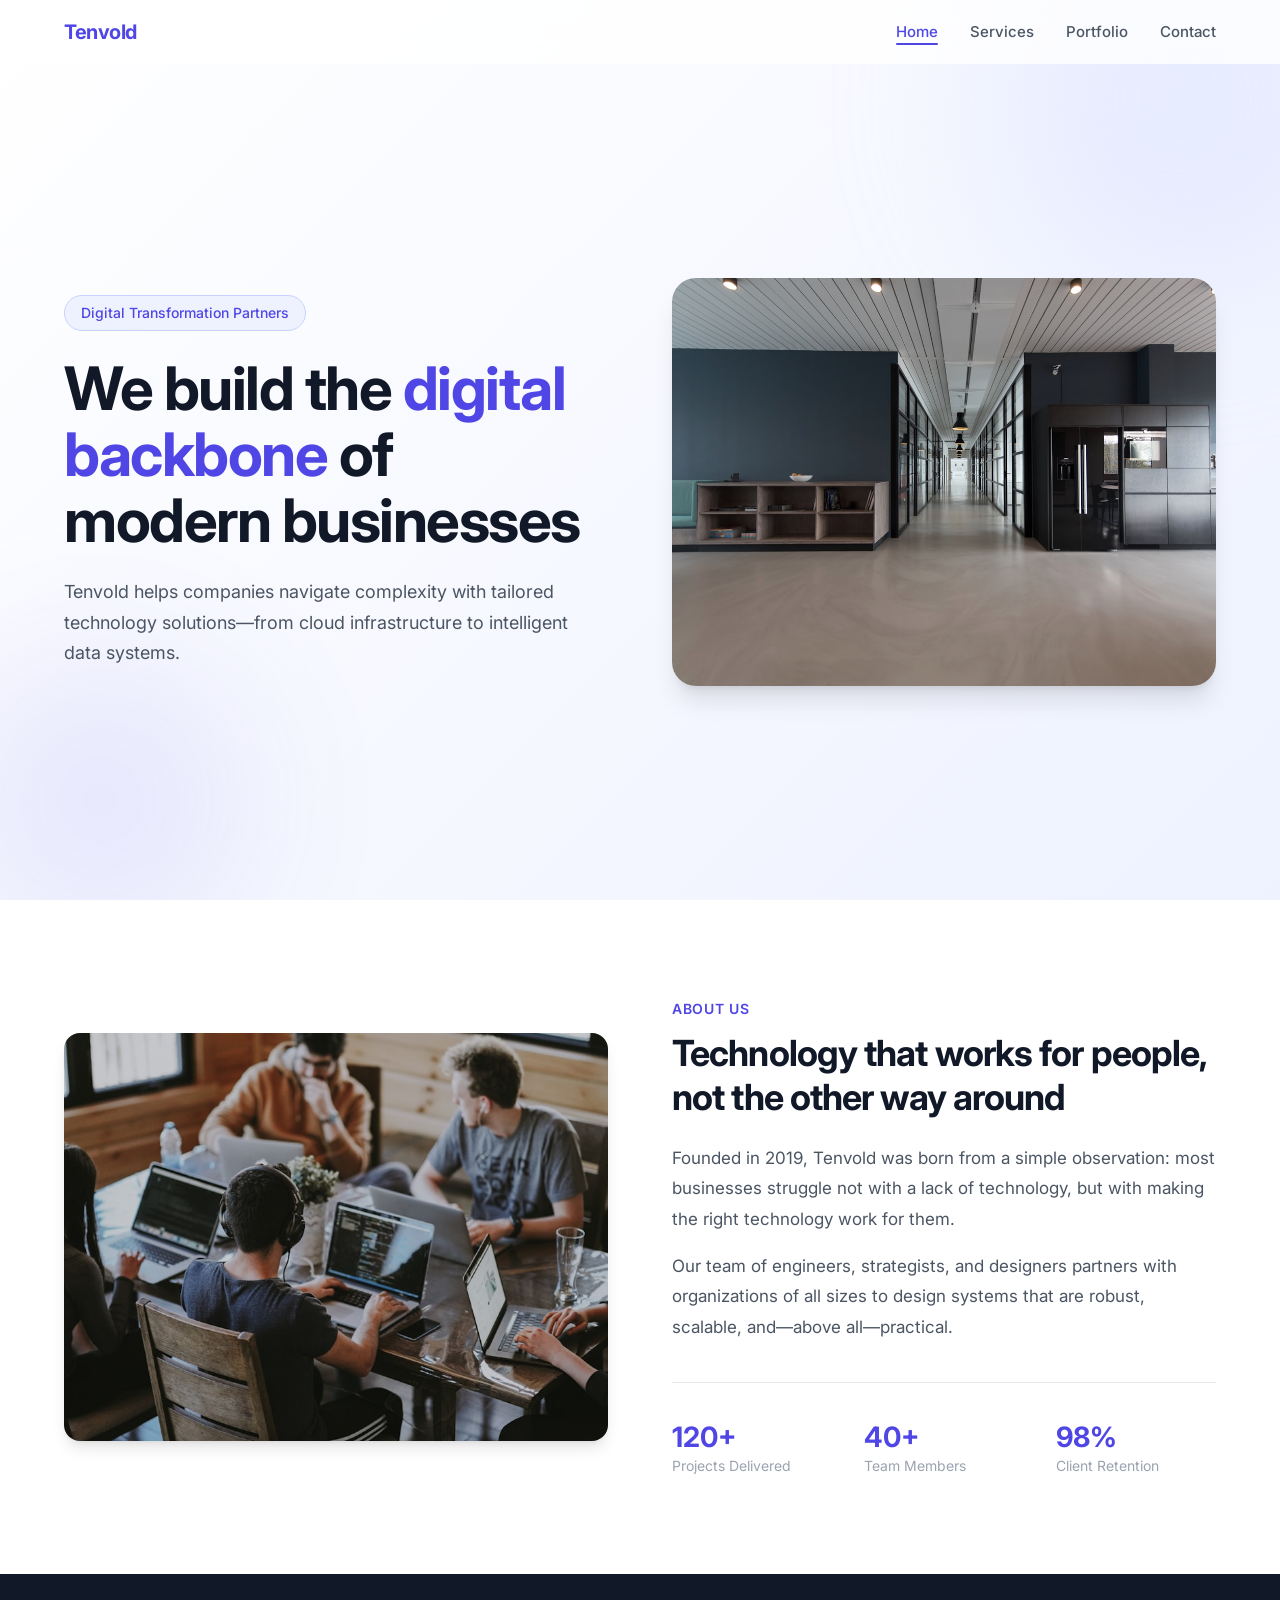
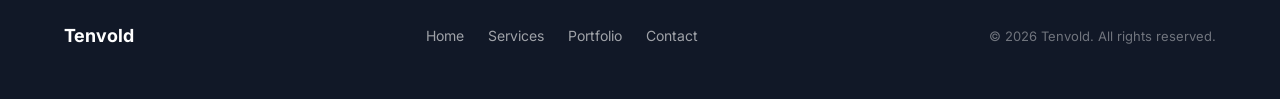
<file: index.html>
<!DOCTYPE html>
<html lang="en">
<head>
  <meta charset="UTF-8">
  <meta name="viewport" content="width=device-width, initial-scale=1.0">
  <title>Tenvold &mdash; Digital Solutions</title>
  <meta name="description" content="Tenvold helps companies navigate complexity with tailored technology solutions.">
  <link rel="icon" href="data:image/svg+xml,<svg xmlns='http://www.w3.org/2000/svg' viewBox='0 0 100 100'><text y='.9em' font-size='90'>◆</text></svg>">
  <link rel="preconnect" href="https://fonts.googleapis.com">
  <link rel="preconnect" href="https://fonts.gstatic.com" crossorigin>
  <link rel="stylesheet" href="https://fonts.googleapis.com/css2?family=Inter:wght@400;500;600;700&display=swap">
  <link rel="stylesheet" href="css/style.css">
</head>
<body>

  <nav class="nav">
    <div class="container">
      <a href="index.html" class="nav-logo">Tenvold</a>
      <ul class="nav-links" id="nav-links">
        <li><a href="index.html" class="active">Home</a></li>
        <li><a href="services.html">Services</a></li>
        <li><a href="portfolio.html">Portfolio</a></li>
        <li><a href="contact.html">Contact</a></li>
      </ul>
      <button class="nav-toggle" aria-label="Toggle navigation" aria-controls="nav-links" aria-expanded="false">
        <span></span>
        <span></span>
        <span></span>
      </button>
    </div>
  </nav>

  <section class="hero">
    <div class="hero-decoration hero-decoration-1"></div>
    <div class="hero-decoration hero-decoration-2"></div>
    <div class="container">
      <div class="hero-grid">
        <div class="hero-content">
          <div class="hero-badge">Digital Transformation Partners</div>
          <h1>We build the <span class="highlight">digital backbone</span> of modern businesses</h1>
          <p class="hero-description">
            Tenvold helps companies navigate complexity with tailored technology
            solutions&mdash;from cloud infrastructure to intelligent data systems.
          </p>
        </div>
        <div class="hero-image reveal">
          <img src="img/hero.jpg" alt="Modern workspace with technology" width="1200" height="801">
        </div>
      </div>
    </div>
  </section>

  <section class="section">
    <div class="container">
      <div class="about-grid">
        <div class="about-image reveal">
          <img src="img/about.jpg" alt="Tenvold team collaborating" width="900" height="600">
        </div>
        <div class="about-content reveal reveal-delay-2">
          <span class="section-label">About Us</span>
          <h2>Technology that works for people, not the other way around</h2>
          <p>
            Founded in 2019, Tenvold was born from a simple observation: most
            businesses struggle not with a lack of technology, but with making the
            right technology work for them.
          </p>
          <p>
            Our team of engineers, strategists, and designers partners with
            organizations of all sizes to design systems that are robust, scalable,
            and&mdash;above all&mdash;practical.
          </p>
          <div class="about-stats">
            <div>
              <div class="stat-number">120+</div>
              <div class="stat-label">Projects Delivered</div>
            </div>
            <div>
              <div class="stat-number">40+</div>
              <div class="stat-label">Team Members</div>
            </div>
            <div>
              <div class="stat-number">98%</div>
              <div class="stat-label">Client Retention</div>
            </div>
          </div>
        </div>
      </div>
    </div>
  </section>

  <footer class="footer">
    <div class="container">
      <div class="footer-logo">Tenvold</div>
      <ul class="footer-links">
        <li><a href="index.html">Home</a></li>
        <li><a href="services.html">Services</a></li>
        <li><a href="portfolio.html">Portfolio</a></li>
        <li><a href="contact.html">Contact</a></li>
      </ul>
      <p class="footer-copy">&copy; 2026 Tenvold. All rights reserved.</p>
    </div>
  </footer>

  <script src="js/main.js"></script>
</body>
</html>
</file>
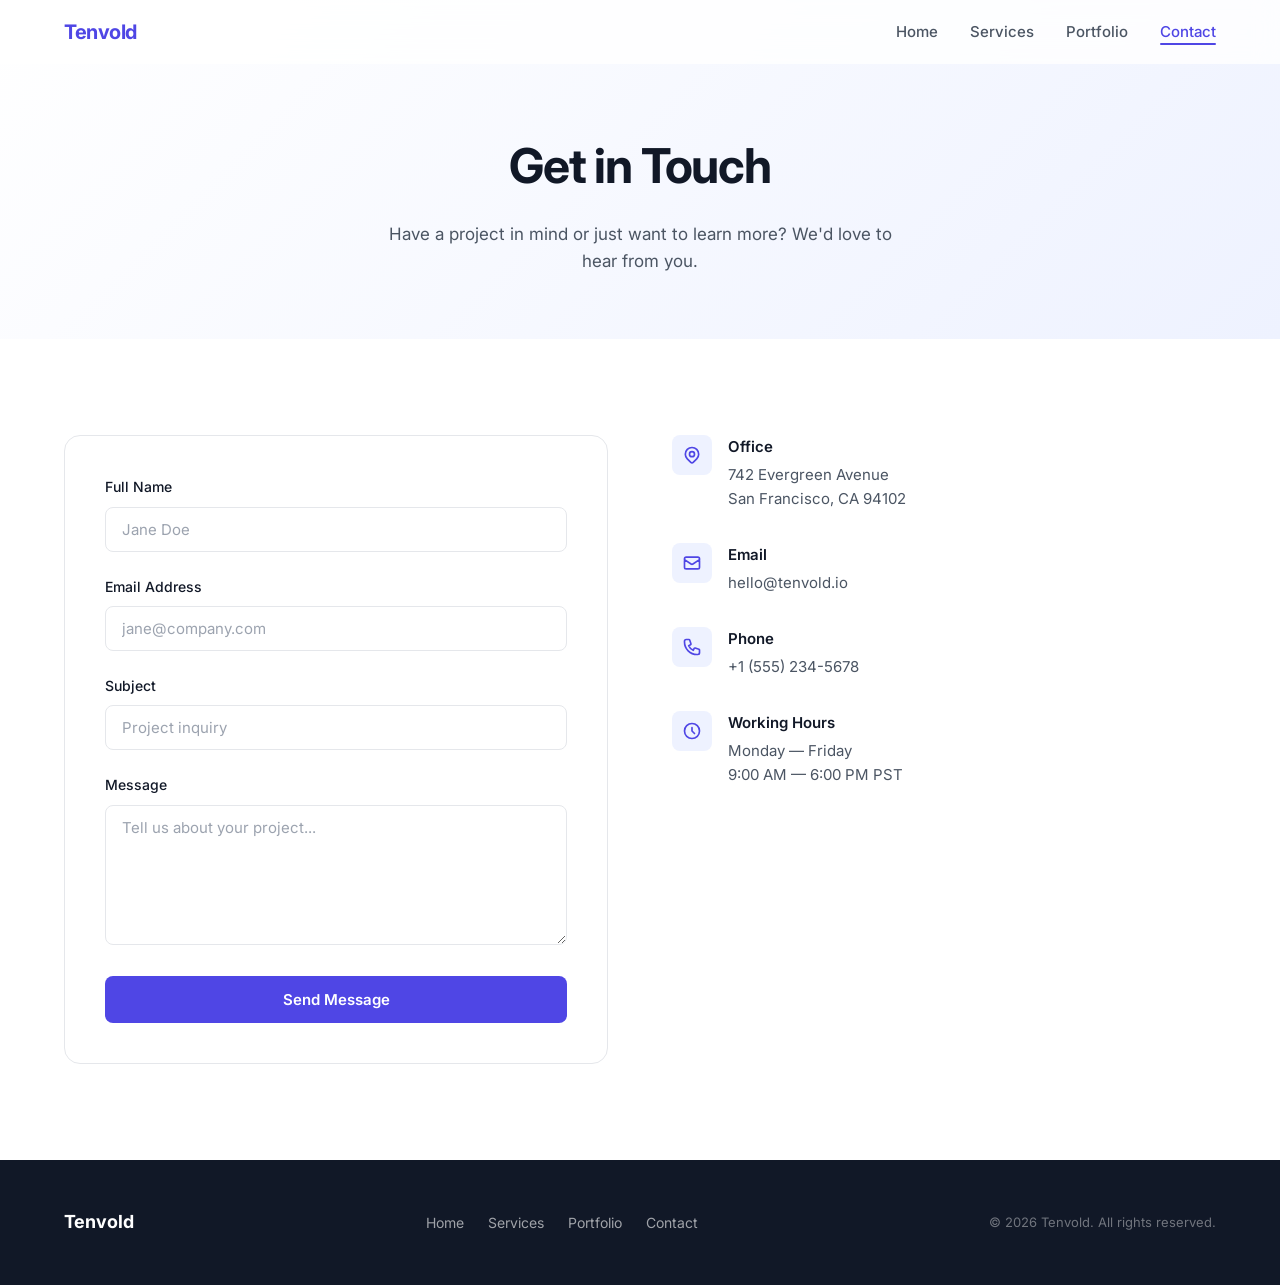
<file: contact.html>
<!DOCTYPE html>
<html lang="en">
<head>
  <meta charset="UTF-8">
  <meta name="viewport" content="width=device-width, initial-scale=1.0">
  <title>Contact &mdash; Tenvold</title>
  <meta name="description" content="Get in touch with Tenvold. We'd love to hear about your project.">
  <link rel="icon" href="data:image/svg+xml,<svg xmlns='http://www.w3.org/2000/svg' viewBox='0 0 100 100'><text y='.9em' font-size='90'>◆</text></svg>">
  <link rel="preconnect" href="https://fonts.googleapis.com">
  <link rel="preconnect" href="https://fonts.gstatic.com" crossorigin>
  <link rel="stylesheet" href="https://fonts.googleapis.com/css2?family=Inter:wght@400;500;600;700&display=swap">
  <link rel="stylesheet" href="css/style.css">
</head>
<body>

  <nav class="nav">
    <div class="container">
      <a href="index.html" class="nav-logo">Tenvold</a>
      <ul class="nav-links" id="nav-links">
        <li><a href="index.html">Home</a></li>
        <li><a href="services.html">Services</a></li>
        <li><a href="portfolio.html">Portfolio</a></li>
        <li><a href="contact.html" class="active">Contact</a></li>
      </ul>
      <button class="nav-toggle" aria-label="Toggle navigation" aria-controls="nav-links" aria-expanded="false">
        <span></span>
        <span></span>
        <span></span>
      </button>
    </div>
  </nav>

  <header class="page-header">
    <div class="container">
      <h1>Get in Touch</h1>
      <p>Have a project in mind or just want to learn more? We'd love to hear from you.</p>
    </div>
  </header>

  <section class="section">
    <div class="container">
      <div class="contact-grid">

        <form class="contact-form reveal">
          <div class="form-group">
            <label for="name">Full Name</label>
            <input type="text" id="name" name="name" placeholder="Jane Doe" required>
          </div>
          <div class="form-group">
            <label for="email">Email Address</label>
            <input type="email" id="email" name="email" placeholder="jane@company.com" required>
          </div>
          <div class="form-group">
            <label for="subject">Subject</label>
            <input type="text" id="subject" name="subject" placeholder="Project inquiry">
          </div>
          <div class="form-group">
            <label for="message">Message</label>
            <textarea id="message" name="message" placeholder="Tell us about your project..." required></textarea>
          </div>
          <button type="submit" class="form-submit">Send Message</button>
        </form>

        <div class="contact-info reveal reveal-delay-2">
          <div class="contact-info-item">
            <div class="contact-info-icon">
              <svg xmlns="http://www.w3.org/2000/svg" fill="none" viewBox="0 0 24 24" stroke="currentColor" stroke-width="2">
                <path stroke-linecap="round" stroke-linejoin="round" d="M17.657 16.657L13.414 20.9a1.998 1.998 0 01-2.827 0l-4.244-4.243a8 8 0 1111.314 0z" />
                <path stroke-linecap="round" stroke-linejoin="round" d="M15 11a3 3 0 11-6 0 3 3 0 016 0z" />
              </svg>
            </div>
            <div>
              <h3>Office</h3>
              <p>742 Evergreen Avenue<br>San Francisco, CA 94102</p>
            </div>
          </div>

          <div class="contact-info-item">
            <div class="contact-info-icon">
              <svg xmlns="http://www.w3.org/2000/svg" fill="none" viewBox="0 0 24 24" stroke="currentColor" stroke-width="2">
                <path stroke-linecap="round" stroke-linejoin="round" d="M3 8l7.89 5.26a2 2 0 002.22 0L21 8M5 19h14a2 2 0 002-2V7a2 2 0 00-2-2H5a2 2 0 00-2 2v10a2 2 0 002 2z" />
              </svg>
            </div>
            <div>
              <h3>Email</h3>
              <p>hello@tenvold.io</p>
            </div>
          </div>

          <div class="contact-info-item">
            <div class="contact-info-icon">
              <svg xmlns="http://www.w3.org/2000/svg" fill="none" viewBox="0 0 24 24" stroke="currentColor" stroke-width="2">
                <path stroke-linecap="round" stroke-linejoin="round" d="M3 5a2 2 0 012-2h3.28a1 1 0 01.948.684l1.498 4.493a1 1 0 01-.502 1.21l-2.257 1.13a11.042 11.042 0 005.516 5.516l1.13-2.257a1 1 0 011.21-.502l4.493 1.498a1 1 0 01.684.949V19a2 2 0 01-2 2h-1C9.716 21 3 14.284 3 6V5z" />
              </svg>
            </div>
            <div>
              <h3>Phone</h3>
              <p>+1 (555) 234-5678</p>
            </div>
          </div>

          <div class="contact-info-item">
            <div class="contact-info-icon">
              <svg xmlns="http://www.w3.org/2000/svg" fill="none" viewBox="0 0 24 24" stroke="currentColor" stroke-width="2">
                <path stroke-linecap="round" stroke-linejoin="round" d="M12 8v4l3 3m6-3a9 9 0 11-18 0 9 9 0 0118 0z" />
              </svg>
            </div>
            <div>
              <h3>Working Hours</h3>
              <p>Monday &mdash; Friday<br>9:00 AM &mdash; 6:00 PM PST</p>
            </div>
          </div>
        </div>

      </div>
    </div>
  </section>

  <footer class="footer">
    <div class="container">
      <div class="footer-logo">Tenvold</div>
      <ul class="footer-links">
        <li><a href="index.html">Home</a></li>
        <li><a href="services.html">Services</a></li>
        <li><a href="portfolio.html">Portfolio</a></li>
        <li><a href="contact.html">Contact</a></li>
      </ul>
      <p class="footer-copy">&copy; 2026 Tenvold. All rights reserved.</p>
    </div>
  </footer>

  <script src="js/main.js"></script>
</body>
</html>
</file>
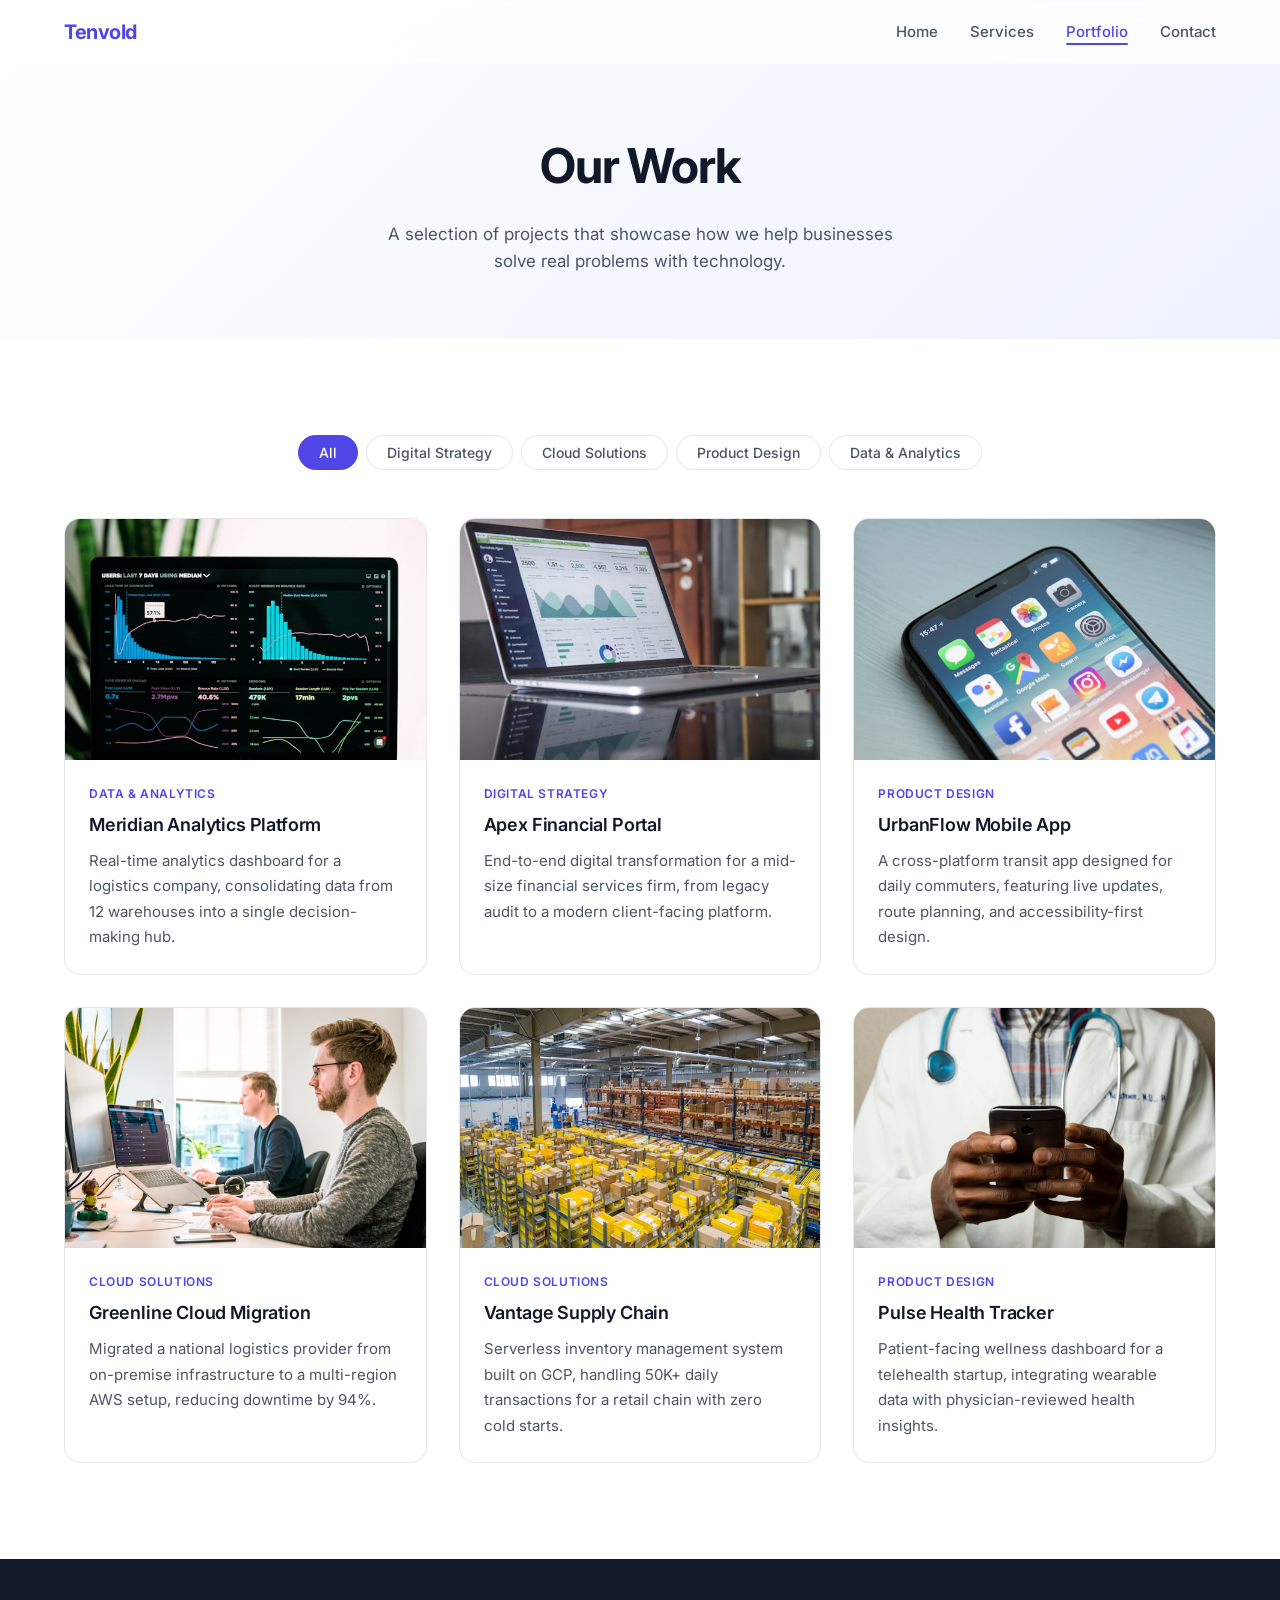
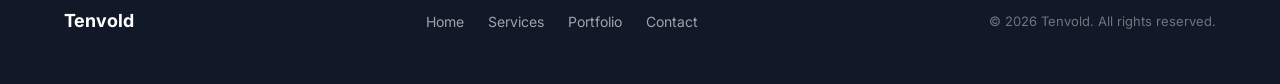
<file: portfolio.html>
<!DOCTYPE html>
<html lang="en">
<head>
  <meta charset="UTF-8">
  <meta name="viewport" content="width=device-width, initial-scale=1.0">
  <title>Portfolio &mdash; Tenvold</title>
  <meta name="description" content="Explore our work. A selection of projects across strategy, cloud, design, and data.">
  <link rel="icon" href="data:image/svg+xml,<svg xmlns='http://www.w3.org/2000/svg' viewBox='0 0 100 100'><text y='.9em' font-size='90'>◆</text></svg>">
  <link rel="preconnect" href="https://fonts.googleapis.com">
  <link rel="preconnect" href="https://fonts.gstatic.com" crossorigin>
  <link rel="stylesheet" href="https://fonts.googleapis.com/css2?family=Inter:wght@400;500;600;700&display=swap">
  <link rel="stylesheet" href="css/style.css">
</head>
<body>

  <nav class="nav">
    <div class="container">
      <a href="index.html" class="nav-logo">Tenvold</a>
      <ul class="nav-links" id="nav-links">
        <li><a href="index.html">Home</a></li>
        <li><a href="services.html">Services</a></li>
        <li><a href="portfolio.html" class="active">Portfolio</a></li>
        <li><a href="contact.html">Contact</a></li>
      </ul>
      <button class="nav-toggle" aria-label="Toggle navigation" aria-controls="nav-links" aria-expanded="false">
        <span></span>
        <span></span>
        <span></span>
      </button>
    </div>
  </nav>

  <header class="page-header">
    <div class="container">
      <h1>Our Work</h1>
      <p>A selection of projects that showcase how we help businesses solve real problems with technology.</p>
    </div>
  </header>

  <section class="section">
    <div class="container">

      <div class="portfolio-filters">
        <button class="filter-btn active" data-filter="all">All</button>
        <button class="filter-btn" data-filter="strategy">Digital Strategy</button>
        <button class="filter-btn" data-filter="cloud">Cloud Solutions</button>
        <button class="filter-btn" data-filter="design">Product Design</button>
        <button class="filter-btn" data-filter="data">Data &amp; Analytics</button>
      </div>

      <div class="portfolio-grid">

        <div class="portfolio-card reveal reveal-delay-1" data-category="data">
          <div class="portfolio-card-image">
            <img src="img/portfolio-1.jpg" alt="CloudSync Dashboard project" width="600" height="400">
            <div class="portfolio-card-overlay">
              <span>View Project</span>
            </div>
          </div>
          <div class="portfolio-card-body">
            <div class="portfolio-card-category">Data &amp; Analytics</div>
            <h3>Meridian Analytics Platform</h3>
            <p>Real-time analytics dashboard for a logistics company, consolidating data from 12 warehouses into a single decision-making hub.</p>
          </div>
        </div>

        <div class="portfolio-card reveal reveal-delay-2" data-category="strategy">
          <div class="portfolio-card-image">
            <img src="img/portfolio-2.jpg" alt="Apex Financial Portal project" width="600" height="427">
            <div class="portfolio-card-overlay">
              <span>View Project</span>
            </div>
          </div>
          <div class="portfolio-card-body">
            <div class="portfolio-card-category">Digital Strategy</div>
            <h3>Apex Financial Portal</h3>
            <p>End-to-end digital transformation for a mid-size financial services firm, from legacy audit to a modern client-facing platform.</p>
          </div>
        </div>

        <div class="portfolio-card reveal reveal-delay-3" data-category="design">
          <div class="portfolio-card-image">
            <img src="img/portfolio-3.jpg" alt="UrbanFlow Mobile App project" width="600" height="400">
            <div class="portfolio-card-overlay">
              <span>View Project</span>
            </div>
          </div>
          <div class="portfolio-card-body">
            <div class="portfolio-card-category">Product Design</div>
            <h3>UrbanFlow Mobile App</h3>
            <p>A cross-platform transit app designed for daily commuters, featuring live updates, route planning, and accessibility-first design.</p>
          </div>
        </div>

        <div class="portfolio-card reveal reveal-delay-4" data-category="cloud">
          <div class="portfolio-card-image">
            <img src="img/portfolio-4.jpg" alt="Greenline Logistics System project" width="600" height="400">
            <div class="portfolio-card-overlay">
              <span>View Project</span>
            </div>
          </div>
          <div class="portfolio-card-body">
            <div class="portfolio-card-category">Cloud Solutions</div>
            <h3>Greenline Cloud Migration</h3>
            <p>Migrated a national logistics provider from on-premise infrastructure to a multi-region AWS setup, reducing downtime by 94%.</p>
          </div>
        </div>

        <div class="portfolio-card reveal reveal-delay-1" data-category="cloud">
          <div class="portfolio-card-image">
            <img src="img/portfolio-5.jpg" alt="Vantage Supply Chain project" width="600" height="400">
            <div class="portfolio-card-overlay">
              <span>View Project</span>
            </div>
          </div>
          <div class="portfolio-card-body">
            <div class="portfolio-card-category">Cloud Solutions</div>
            <h3>Vantage Supply Chain</h3>
            <p>Serverless inventory management system built on GCP, handling 50K+ daily transactions for a retail chain with zero cold starts.</p>
          </div>
        </div>

        <div class="portfolio-card reveal reveal-delay-2" data-category="design">
          <div class="portfolio-card-image">
            <img src="img/portfolio-6.jpg" alt="Pulse Health Tracker project" width="600" height="400">
            <div class="portfolio-card-overlay">
              <span>View Project</span>
            </div>
          </div>
          <div class="portfolio-card-body">
            <div class="portfolio-card-category">Product Design</div>
            <h3>Pulse Health Tracker</h3>
            <p>Patient-facing wellness dashboard for a telehealth startup, integrating wearable data with physician-reviewed health insights.</p>
          </div>
        </div>

      </div>
    </div>
  </section>

  <footer class="footer">
    <div class="container">
      <div class="footer-logo">Tenvold</div>
      <ul class="footer-links">
        <li><a href="index.html">Home</a></li>
        <li><a href="services.html">Services</a></li>
        <li><a href="portfolio.html">Portfolio</a></li>
        <li><a href="contact.html">Contact</a></li>
      </ul>
      <p class="footer-copy">&copy; 2026 Tenvold. All rights reserved.</p>
    </div>
  </footer>

  <script src="js/main.js"></script>
</body>
</html>
</file>
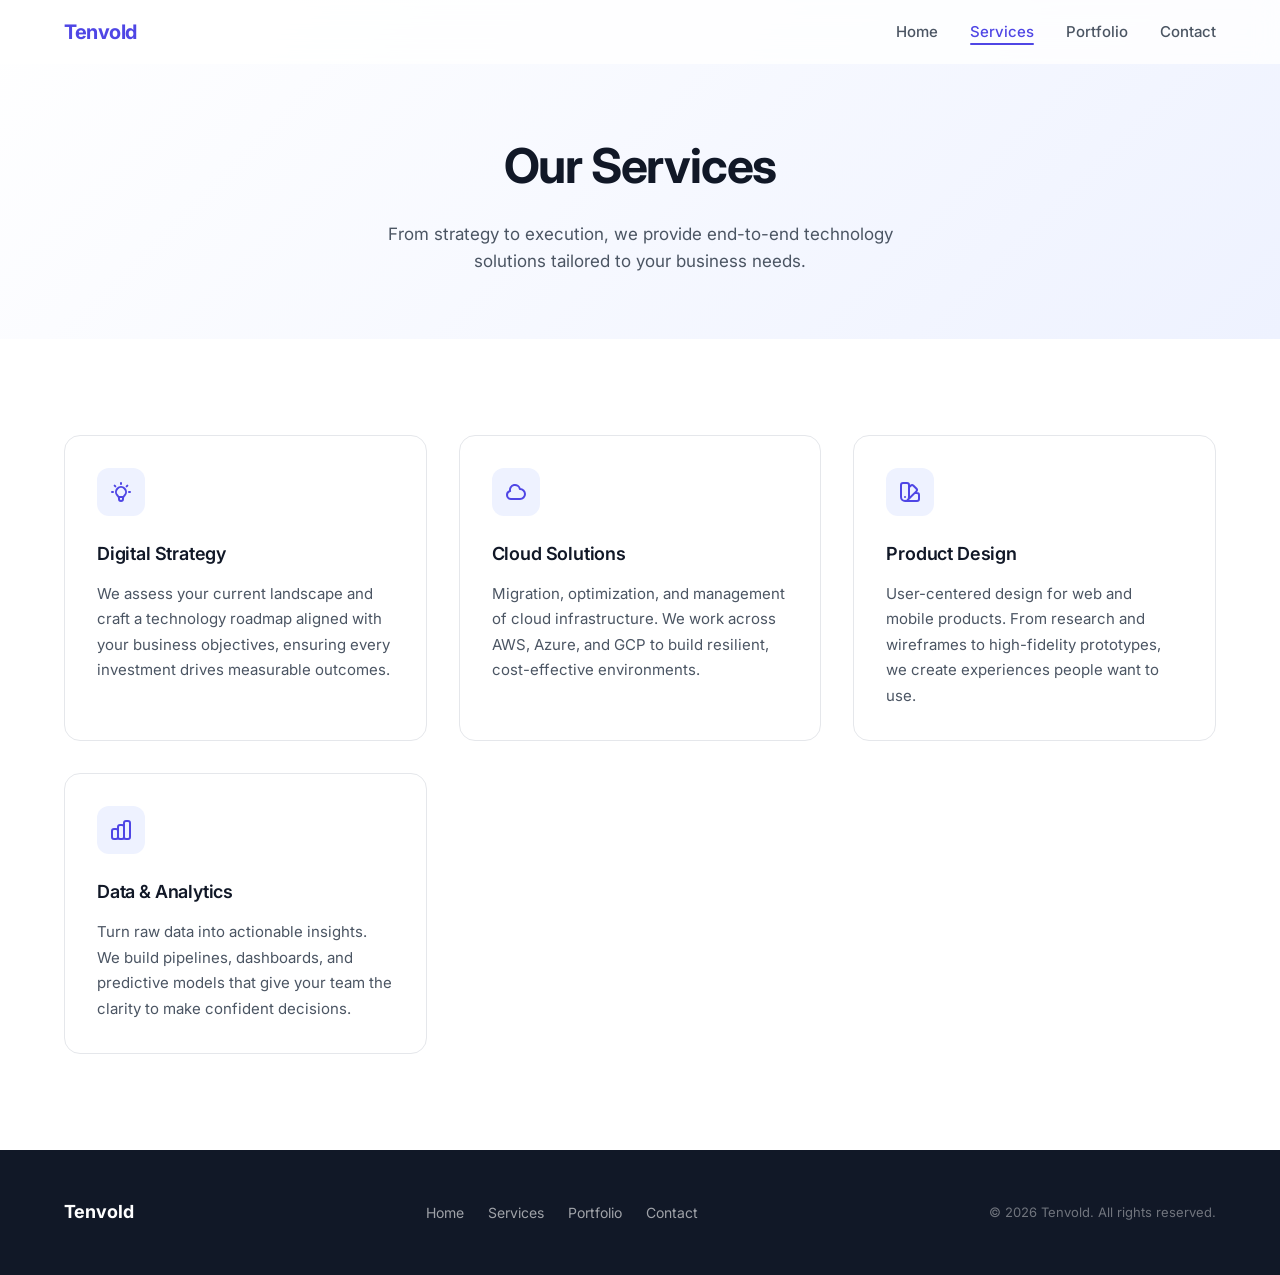
<file: services.html>
<!DOCTYPE html>
<html lang="en">
<head>
  <meta charset="UTF-8">
  <meta name="viewport" content="width=device-width, initial-scale=1.0">
  <title>Services &mdash; Tenvold</title>
  <meta name="description" content="End-to-end technology solutions from strategy to execution.">
  <link rel="icon" href="data:image/svg+xml,<svg xmlns='http://www.w3.org/2000/svg' viewBox='0 0 100 100'><text y='.9em' font-size='90'>◆</text></svg>">
  <link rel="preconnect" href="https://fonts.googleapis.com">
  <link rel="preconnect" href="https://fonts.gstatic.com" crossorigin>
  <link rel="stylesheet" href="https://fonts.googleapis.com/css2?family=Inter:wght@400;500;600;700&display=swap">
  <link rel="stylesheet" href="css/style.css">
</head>
<body>

  <nav class="nav">
    <div class="container">
      <a href="index.html" class="nav-logo">Tenvold</a>
      <ul class="nav-links" id="nav-links">
        <li><a href="index.html">Home</a></li>
        <li><a href="services.html" class="active">Services</a></li>
        <li><a href="portfolio.html">Portfolio</a></li>
        <li><a href="contact.html">Contact</a></li>
      </ul>
      <button class="nav-toggle" aria-label="Toggle navigation" aria-controls="nav-links" aria-expanded="false">
        <span></span>
        <span></span>
        <span></span>
      </button>
    </div>
  </nav>

  <header class="page-header">
    <div class="container">
      <h1>Our Services</h1>
      <p>From strategy to execution, we provide end-to-end technology solutions tailored to your business needs.</p>
    </div>
  </header>

  <section class="section">
    <div class="container">
      <div class="services-grid">

        <div class="service-card reveal reveal-delay-1">
          <div class="service-icon">
            <svg xmlns="http://www.w3.org/2000/svg" fill="none" viewBox="0 0 24 24" stroke="currentColor" stroke-width="2">
              <path stroke-linecap="round" stroke-linejoin="round" d="M9.663 17h4.673M12 3v1m6.364 1.636l-.707.707M21 12h-1M4 12H3m3.343-5.657l-.707-.707m2.828 9.9a5 5 0 117.072 0l-.548.547A3.374 3.374 0 0014 18.469V19a2 2 0 11-4 0v-.531c0-.895-.356-1.754-.988-2.386l-.548-.547z" />
            </svg>
          </div>
          <h3>Digital Strategy</h3>
          <p>We assess your current landscape and craft a technology roadmap aligned with your business objectives, ensuring every investment drives measurable outcomes.</p>
        </div>

        <div class="service-card reveal reveal-delay-2">
          <div class="service-icon">
            <svg xmlns="http://www.w3.org/2000/svg" fill="none" viewBox="0 0 24 24" stroke="currentColor" stroke-width="2">
              <path stroke-linecap="round" stroke-linejoin="round" d="M3 15a4 4 0 004 4h9a5 5 0 10-.1-9.999 5.002 5.002 0 10-9.78 2.096A4.001 4.001 0 003 15z" />
            </svg>
          </div>
          <h3>Cloud Solutions</h3>
          <p>Migration, optimization, and management of cloud infrastructure. We work across AWS, Azure, and GCP to build resilient, cost-effective environments.</p>
        </div>

        <div class="service-card reveal reveal-delay-3">
          <div class="service-icon">
            <svg xmlns="http://www.w3.org/2000/svg" fill="none" viewBox="0 0 24 24" stroke="currentColor" stroke-width="2">
              <path stroke-linecap="round" stroke-linejoin="round" d="M7 21a4 4 0 01-4-4V5a2 2 0 012-2h4a2 2 0 012 2v12a4 4 0 01-4 4zm0 0h12a2 2 0 002-2v-4a2 2 0 00-2-2h-2.343M11 7.343l1.657-1.657a2 2 0 012.828 0l2.829 2.829a2 2 0 010 2.828l-8.486 8.485M7 17h.01" />
            </svg>
          </div>
          <h3>Product Design</h3>
          <p>User-centered design for web and mobile products. From research and wireframes to high-fidelity prototypes, we create experiences people want to use.</p>
        </div>

        <div class="service-card reveal reveal-delay-4">
          <div class="service-icon">
            <svg xmlns="http://www.w3.org/2000/svg" fill="none" viewBox="0 0 24 24" stroke="currentColor" stroke-width="2">
              <path stroke-linecap="round" stroke-linejoin="round" d="M9 19v-6a2 2 0 00-2-2H5a2 2 0 00-2 2v6a2 2 0 002 2h2a2 2 0 002-2zm0 0V9a2 2 0 012-2h2a2 2 0 012 2v10m-6 0a2 2 0 002 2h2a2 2 0 002-2m0 0V5a2 2 0 012-2h2a2 2 0 012 2v14a2 2 0 01-2 2h-2a2 2 0 01-2-2z" />
            </svg>
          </div>
          <h3>Data &amp; Analytics</h3>
          <p>Turn raw data into actionable insights. We build pipelines, dashboards, and predictive models that give your team the clarity to make confident decisions.</p>
        </div>

      </div>
    </div>
  </section>

  <footer class="footer">
    <div class="container">
      <div class="footer-logo">Tenvold</div>
      <ul class="footer-links">
        <li><a href="index.html">Home</a></li>
        <li><a href="services.html">Services</a></li>
        <li><a href="portfolio.html">Portfolio</a></li>
        <li><a href="contact.html">Contact</a></li>
      </ul>
      <p class="footer-copy">&copy; 2026 Tenvold. All rights reserved.</p>
    </div>
  </footer>

  <script src="js/main.js"></script>
</body>
</html>
</file>
<file: css/style.css>
/* Google Fonts should be loaded via HTML <link rel="preconnect"> and <link rel="stylesheet"> tags, not via CSS @import. */

:root {
  --color-primary: #4F46E5;
  --color-primary-hover: #4338CA;
  --color-primary-light: #EEF2FF;
  --color-primary-subtle: #C7D2FE;

  --color-text: #111827;
  --color-text-secondary: #4B5563;
  --color-text-muted: #9CA3AF;

  --color-bg: #FFFFFF;
  --color-bg-alt: #F9FAFB;
  --color-surface: #FFFFFF;
  --color-border: #E5E7EB;

  --shadow-xs: 0 1px 2px rgb(0 0 0 / 0.05);
  --shadow-sm: 0 1px 3px rgb(0 0 0 / 0.1), 0 1px 2px rgb(0 0 0 / 0.06);
  --shadow-md: 0 4px 6px -1px rgb(0 0 0 / 0.1), 0 2px 4px -2px rgb(0 0 0 / 0.1);
  --shadow-lg: 0 10px 15px -3px rgb(0 0 0 / 0.1), 0 4px 6px -4px rgb(0 0 0 / 0.1);
  --shadow-xl: 0 20px 25px -5px rgb(0 0 0 / 0.1), 0 8px 10px -6px rgb(0 0 0 / 0.1);

  --radius-sm: 0.375rem;
  --radius-md: 0.5rem;
  --radius-lg: 0.75rem;
  --radius-xl: 1rem;
  --radius-2xl: 1.5rem;
  --radius-full: 9999px;

  --font-family: 'Inter', system-ui, -apple-system, BlinkMacSystemFont, 'Segoe UI', sans-serif;

  --transition-fast: 150ms cubic-bezier(0.4, 0, 0.2, 1);
  --transition-base: 300ms cubic-bezier(0.4, 0, 0.2, 1);
  --transition-slow: 500ms cubic-bezier(0.4, 0, 0.2, 1);

  --max-width: 1200px;
  --nav-height: 4rem;
}

*,
*::before,
*::after {
  margin: 0;
  padding: 0;
  box-sizing: border-box;
}

html {
  scroll-behavior: smooth;
  -webkit-font-smoothing: antialiased;
  -moz-osx-font-smoothing: grayscale;
}

@media (prefers-reduced-motion: reduce) {
  html {
    scroll-behavior: auto;
  }
}
body {
  font-family: var(--font-family);
  color: var(--color-text);
  background-color: var(--color-bg);
  line-height: 1.6;
  overflow-x: hidden;
}

img {
  max-width: 100%;
  height: auto;
  display: block;
}

a {
  color: inherit;
  text-decoration: none;
}

.container {
  width: 100%;
  max-width: var(--max-width);
  margin: 0 auto;
  padding: 0 1.5rem;
}

/* ---- Navigation ---- */

.nav {
  position: fixed;
  top: 0;
  left: 0;
  right: 0;
  height: var(--nav-height);
  background: rgba(255, 255, 255, 0.8);
  backdrop-filter: blur(12px);
  -webkit-backdrop-filter: blur(12px);
  border-bottom: 1px solid transparent;
  z-index: 1000;
  transition: border-color var(--transition-base), box-shadow var(--transition-base);
}

.nav.scrolled {
  border-bottom-color: var(--color-border);
  box-shadow: var(--shadow-xs);
}

.nav .container {
  display: flex;
  align-items: center;
  justify-content: space-between;
  height: 100%;
}

.nav-logo {
  font-size: 1.25rem;
  font-weight: 700;
  color: var(--color-primary);
  letter-spacing: -0.025em;
}

.nav-links {
  display: flex;
  align-items: center;
  gap: 2rem;
  list-style: none;
}

.nav-links a {
  font-size: 0.9375rem;
  font-weight: 500;
  color: var(--color-text-secondary);
  transition: color var(--transition-fast);
  position: relative;
}

.nav-links a::after {
  content: '';
  position: absolute;
  bottom: -4px;
  left: 0;
  width: 0;
  height: 2px;
  background: var(--color-primary);
  transition: width var(--transition-base);
  border-radius: var(--radius-full);
}

.nav-links a:hover,
.nav-links a.active {
  color: var(--color-primary);
}

.nav-links a:hover::after,
.nav-links a.active::after {
  width: 100%;
}

.nav-toggle {
  display: none;
  flex-direction: column;
  gap: 5px;
  background: none;
  border: none;
  cursor: pointer;
  padding: 4px;
}

.nav-toggle span {
  display: block;
  width: 24px;
  height: 2px;
  background: var(--color-text);
  border-radius: var(--radius-full);
  transition: transform var(--transition-base), opacity var(--transition-fast);
}

.nav-toggle.active span:nth-child(1) {
  transform: translateY(7px) rotate(45deg);
}

.nav-toggle.active span:nth-child(2) {
  opacity: 0;
}

.nav-toggle.active span:nth-child(3) {
  transform: translateY(-7px) rotate(-45deg);
}

/* ---- Hero ---- */

.hero {
  min-height: 100vh;
  display: flex;
  align-items: center;
  padding-top: var(--nav-height);
  background: linear-gradient(135deg, var(--color-bg) 0%, var(--color-primary-light) 100%);
  position: relative;
  overflow: hidden;
}

.hero-grid {
  display: grid;
  grid-template-columns: 1fr 1fr;
  gap: 4rem;
  align-items: center;
}

.hero-content {
  position: relative;
  z-index: 1;
}

.hero-badge {
  display: inline-flex;
  align-items: center;
  gap: 0.5rem;
  padding: 0.375rem 1rem;
  background: var(--color-primary-light);
  color: var(--color-primary);
  border: 1px solid var(--color-primary-subtle);
  border-radius: var(--radius-full);
  font-size: 0.875rem;
  font-weight: 500;
  margin-bottom: 1.5rem;
}

.hero h1 {
  font-size: clamp(2.5rem, 5vw, 3.75rem);
  font-weight: 700;
  line-height: 1.1;
  letter-spacing: -0.025em;
  color: var(--color-text);
  margin-bottom: 1.5rem;
}

.hero h1 .highlight {
  color: var(--color-primary);
}

.hero-description {
  font-size: 1.125rem;
  color: var(--color-text-secondary);
  line-height: 1.7;
  max-width: 540px;
}

.hero-image {
  position: relative;
  border-radius: var(--radius-2xl);
  overflow: hidden;
  box-shadow: var(--shadow-xl);
}

.hero-image img {
  width: 100%;
  height: 100%;
  object-fit: cover;
  aspect-ratio: 4 / 3;
}

.hero-decoration {
  position: absolute;
  border-radius: 50%;
  filter: blur(80px);
  opacity: 0.3;
  pointer-events: none;
}

.hero-decoration-1 {
  width: 400px;
  height: 400px;
  background: var(--color-primary-subtle);
  top: -100px;
  right: -100px;
}

.hero-decoration-2 {
  width: 300px;
  height: 300px;
  background: var(--color-primary);
  bottom: -50px;
  left: -50px;
  opacity: 0.1;
}

/* ---- Sections ---- */

.section {
  padding: 6rem 0;
}

.section-alt {
  background: var(--color-bg-alt);
}

.section-header {
  text-align: center;
  max-width: 640px;
  margin: 0 auto 4rem;
}

.section-label {
  display: inline-block;
  font-size: 0.875rem;
  font-weight: 600;
  color: var(--color-primary);
  text-transform: uppercase;
  letter-spacing: 0.05em;
  margin-bottom: 0.75rem;
}

.section-title {
  font-size: clamp(1.875rem, 3.5vw, 2.5rem);
  font-weight: 700;
  line-height: 1.2;
  letter-spacing: -0.025em;
  margin-bottom: 1rem;
}

.section-description {
  font-size: 1.0625rem;
  color: var(--color-text-secondary);
  line-height: 1.7;
}

/* ---- About ---- */

.about-grid {
  display: grid;
  grid-template-columns: 1fr 1fr;
  gap: 4rem;
  align-items: center;
}

.about-image {
  border-radius: var(--radius-xl);
  overflow: hidden;
  box-shadow: var(--shadow-lg);
}

.about-image img {
  width: 100%;
  height: 100%;
  object-fit: cover;
  aspect-ratio: 4 / 3;
}

.about-content h2 {
  font-size: clamp(1.75rem, 3vw, 2.25rem);
  font-weight: 700;
  line-height: 1.2;
  letter-spacing: -0.025em;
  margin-bottom: 1.5rem;
}

.about-content p {
  font-size: 1.0625rem;
  color: var(--color-text-secondary);
  line-height: 1.8;
  margin-bottom: 1rem;
}

.about-stats {
  display: grid;
  grid-template-columns: repeat(3, 1fr);
  gap: 2rem;
  margin-top: 2.5rem;
  padding-top: 2.5rem;
  border-top: 1px solid var(--color-border);
}

.stat-number {
  font-size: 1.75rem;
  font-weight: 700;
  color: var(--color-primary);
  line-height: 1;
  margin-bottom: 0.25rem;
}

.stat-label {
  font-size: 0.875rem;
  color: var(--color-text-muted);
}

/* ---- Page Header (inner pages) ---- */

.page-header {
  padding: calc(var(--nav-height) + 4rem) 0 4rem;
  background: linear-gradient(135deg, var(--color-bg) 0%, var(--color-primary-light) 100%);
  text-align: center;
}

.page-header h1 {
  font-size: clamp(2rem, 4vw, 3rem);
  font-weight: 700;
  letter-spacing: -0.025em;
  margin-bottom: 1rem;
}

.page-header p {
  font-size: 1.0625rem;
  color: var(--color-text-secondary);
  max-width: 540px;
  margin: 0 auto;
}

/* ---- Services ---- */

.services-grid {
  display: grid;
  grid-template-columns: repeat(auto-fit, minmax(280px, 1fr));
  gap: 2rem;
}

.service-card {
  background: var(--color-surface);
  border: 1px solid var(--color-border);
  border-radius: var(--radius-xl);
  padding: 2rem;
  transition:
    transform var(--transition-base),
    box-shadow var(--transition-base),
    border-color var(--transition-base);
}

.service-card:hover {
  transform: translateY(-4px);
  box-shadow: var(--shadow-lg);
  border-color: var(--color-primary-subtle);
}

.service-icon {
  width: 3rem;
  height: 3rem;
  display: flex;
  align-items: center;
  justify-content: center;
  background: var(--color-primary-light);
  color: var(--color-primary);
  border-radius: var(--radius-lg);
  margin-bottom: 1.5rem;
}

.service-icon svg {
  width: 1.5rem;
  height: 1.5rem;
}

.service-card h3 {
  font-size: 1.125rem;
  font-weight: 600;
  margin-bottom: 0.75rem;
  letter-spacing: -0.01em;
}

.service-card p {
  font-size: 0.9375rem;
  color: var(--color-text-secondary);
  line-height: 1.7;
}

/* ---- Portfolio ---- */

.portfolio-filters {
  display: flex;
  justify-content: center;
  flex-wrap: wrap;
  gap: 0.5rem;
  margin-bottom: 3rem;
}

.filter-btn {
  padding: 0.5rem 1.25rem;
  border: 1px solid var(--color-border);
  border-radius: var(--radius-full);
  background: var(--color-surface);
  font-family: var(--font-family);
  font-size: 0.875rem;
  font-weight: 500;
  color: var(--color-text-secondary);
  cursor: pointer;
  transition:
    background var(--transition-fast),
    color var(--transition-fast),
    border-color var(--transition-fast);
}

.filter-btn:hover {
  border-color: var(--color-primary-subtle);
  color: var(--color-primary);
}

.filter-btn.active {
  background: var(--color-primary);
  color: #FFFFFF;
  border-color: var(--color-primary);
}

.portfolio-grid {
  display: grid;
  grid-template-columns: repeat(auto-fill, minmax(340px, 1fr));
  gap: 2rem;
}

.portfolio-card {
  border-radius: var(--radius-xl);
  overflow: hidden;
  border: 1px solid var(--color-border);
  background: var(--color-surface);
  transition:
    transform var(--transition-base),
    box-shadow var(--transition-base),
    border-color var(--transition-base),
    opacity var(--transition-base);
}

.portfolio-card:hover {
  transform: translateY(-4px);
  box-shadow: var(--shadow-lg);
  border-color: var(--color-primary-subtle);
}

.portfolio-card.hidden {
  display: none;
}

.portfolio-card-image {
  position: relative;
  overflow: hidden;
  aspect-ratio: 3 / 2;
}

.portfolio-card-image img {
  width: 100%;
  height: 100%;
  object-fit: cover;
  transition: transform var(--transition-slow);
}

.portfolio-card:hover .portfolio-card-image img {
  transform: scale(1.05);
}

.portfolio-card-overlay {
  position: absolute;
  inset: 0;
  background: linear-gradient(to top, rgba(0, 0, 0, 0.6) 0%, transparent 50%);
  opacity: 0;
  transition: opacity var(--transition-base);
  display: flex;
  align-items: flex-end;
  padding: 1.5rem;
}

.portfolio-card:hover .portfolio-card-overlay {
  opacity: 1;
}

.portfolio-card-overlay span {
  color: #FFFFFF;
  font-size: 0.8125rem;
  font-weight: 500;
  padding: 0.25rem 0.75rem;
  background: rgba(255, 255, 255, 0.15);
  backdrop-filter: blur(8px);
  -webkit-backdrop-filter: blur(8px);
  border-radius: var(--radius-full);
}

.portfolio-card-body {
  padding: 1.5rem;
}

.portfolio-card-category {
  font-size: 0.75rem;
  font-weight: 600;
  color: var(--color-primary);
  text-transform: uppercase;
  letter-spacing: 0.05em;
  margin-bottom: 0.5rem;
}

.portfolio-card-body h3 {
  font-size: 1.125rem;
  font-weight: 600;
  letter-spacing: -0.01em;
  margin-bottom: 0.5rem;
}

.portfolio-card-body p {
  font-size: 0.9375rem;
  color: var(--color-text-secondary);
  line-height: 1.7;
}

/* ---- Contact ---- */

.contact-grid {
  display: grid;
  grid-template-columns: 1fr 1fr;
  gap: 4rem;
}

.contact-form {
  background: var(--color-surface);
  border: 1px solid var(--color-border);
  border-radius: var(--radius-xl);
  padding: 2.5rem;
}

.form-group {
  margin-bottom: 1.5rem;
}

.form-group label {
  display: block;
  font-size: 0.875rem;
  font-weight: 500;
  color: var(--color-text);
  margin-bottom: 0.5rem;
}

.form-group input,
.form-group textarea {
  width: 100%;
  padding: 0.75rem 1rem;
  border: 1px solid var(--color-border);
  border-radius: var(--radius-md);
  font-family: var(--font-family);
  font-size: 0.9375rem;
  color: var(--color-text);
  background: var(--color-bg);
  transition: border-color var(--transition-fast), box-shadow var(--transition-fast);
  outline: none;
}

.form-group input:focus,
.form-group textarea:focus {
  border-color: var(--color-primary);
  box-shadow: 0 0 0 3px var(--color-primary-light);
}

.form-group input::placeholder,
.form-group textarea::placeholder {
  color: var(--color-text-muted);
}

.form-group textarea {
  min-height: 140px;
  resize: vertical;
}

.form-submit {
  width: 100%;
  padding: 0.875rem 2rem;
  background: var(--color-primary);
  color: #FFFFFF;
  border: none;
  border-radius: var(--radius-md);
  font-family: var(--font-family);
  font-size: 0.9375rem;
  font-weight: 600;
  cursor: pointer;
  transition: background var(--transition-fast), transform var(--transition-fast);
}

.form-submit:hover {
  background: var(--color-primary-hover);
}

.form-submit:active {
  transform: scale(0.98);
}

.contact-info {
  display: flex;
  flex-direction: column;
  gap: 2rem;
}

.contact-info-item {
  display: flex;
  gap: 1rem;
  align-items: flex-start;
}

.contact-info-icon {
  width: 2.5rem;
  height: 2.5rem;
  display: flex;
  align-items: center;
  justify-content: center;
  background: var(--color-primary-light);
  color: var(--color-primary);
  border-radius: var(--radius-md);
  flex-shrink: 0;
}

.contact-info-icon svg {
  width: 1.25rem;
  height: 1.25rem;
}

.contact-info-item h3 {
  font-size: 0.9375rem;
  font-weight: 600;
  margin-bottom: 0.25rem;
}

.contact-info-item p {
  font-size: 0.9375rem;
  color: var(--color-text-secondary);
  line-height: 1.6;
}

/* ---- Footer ---- */

.footer {
  background: var(--color-text);
  color: rgba(255, 255, 255, 0.7);
  padding: 3rem 0;
}

.footer .container {
  display: flex;
  justify-content: space-between;
  align-items: center;
}

.footer-logo {
  font-size: 1.125rem;
  font-weight: 700;
  color: #FFFFFF;
}

.footer-links {
  display: flex;
  gap: 1.5rem;
  list-style: none;
}

.footer-links a {
  font-size: 0.875rem;
  color: rgba(255, 255, 255, 0.6);
  transition: color var(--transition-fast);
}

.footer-links a:hover {
  color: #FFFFFF;
}

.footer-copy {
  font-size: 0.8125rem;
  color: rgba(255, 255, 255, 0.4);
}

/* ---- Scroll Reveal ---- */

.reveal {
  opacity: 0;
  transform: translateY(30px);
  transition:
    opacity 0.8s cubic-bezier(0.16, 1, 0.3, 1),
    transform 0.8s cubic-bezier(0.16, 1, 0.3, 1);
}

.reveal.revealed {
  opacity: 1;
  transform: translateY(0);
}

.reveal-delay-1 { transition-delay: 100ms; }
.reveal-delay-2 { transition-delay: 200ms; }
.reveal-delay-3 { transition-delay: 300ms; }
.reveal-delay-4 { transition-delay: 400ms; }

/* ---- Responsive ---- */

@media (max-width: 768px) {
  .nav-links {
    position: fixed;
    top: var(--nav-height);
    left: 0;
    right: 0;
    background: var(--color-bg);
    flex-direction: column;
    padding: 2rem;
    gap: 1.5rem;
    border-bottom: 1px solid var(--color-border);
    transform: translateY(-100%);
    opacity: 0;
    pointer-events: none;
    transition: transform var(--transition-base), opacity var(--transition-base);
  }

  .nav-links.open {
    transform: translateY(0);
    opacity: 1;
    pointer-events: all;
  }

  .nav-toggle {
    display: flex;
  }

  .hero-grid,
  .about-grid,
  .contact-grid {
    grid-template-columns: 1fr;
    gap: 2.5rem;
  }

  .portfolio-grid {
    grid-template-columns: 1fr;
  }

  .hero {
    min-height: auto;
    padding: calc(var(--nav-height) + 3rem) 0 3rem;
  }

  .about-stats {
    gap: 1rem;
  }

  .section {
    padding: 4rem 0;
  }

  .contact-form {
    padding: 1.5rem;
  }

  .footer .container {
    flex-direction: column;
    gap: 1.5rem;
    text-align: center;
  }
}
</file>
